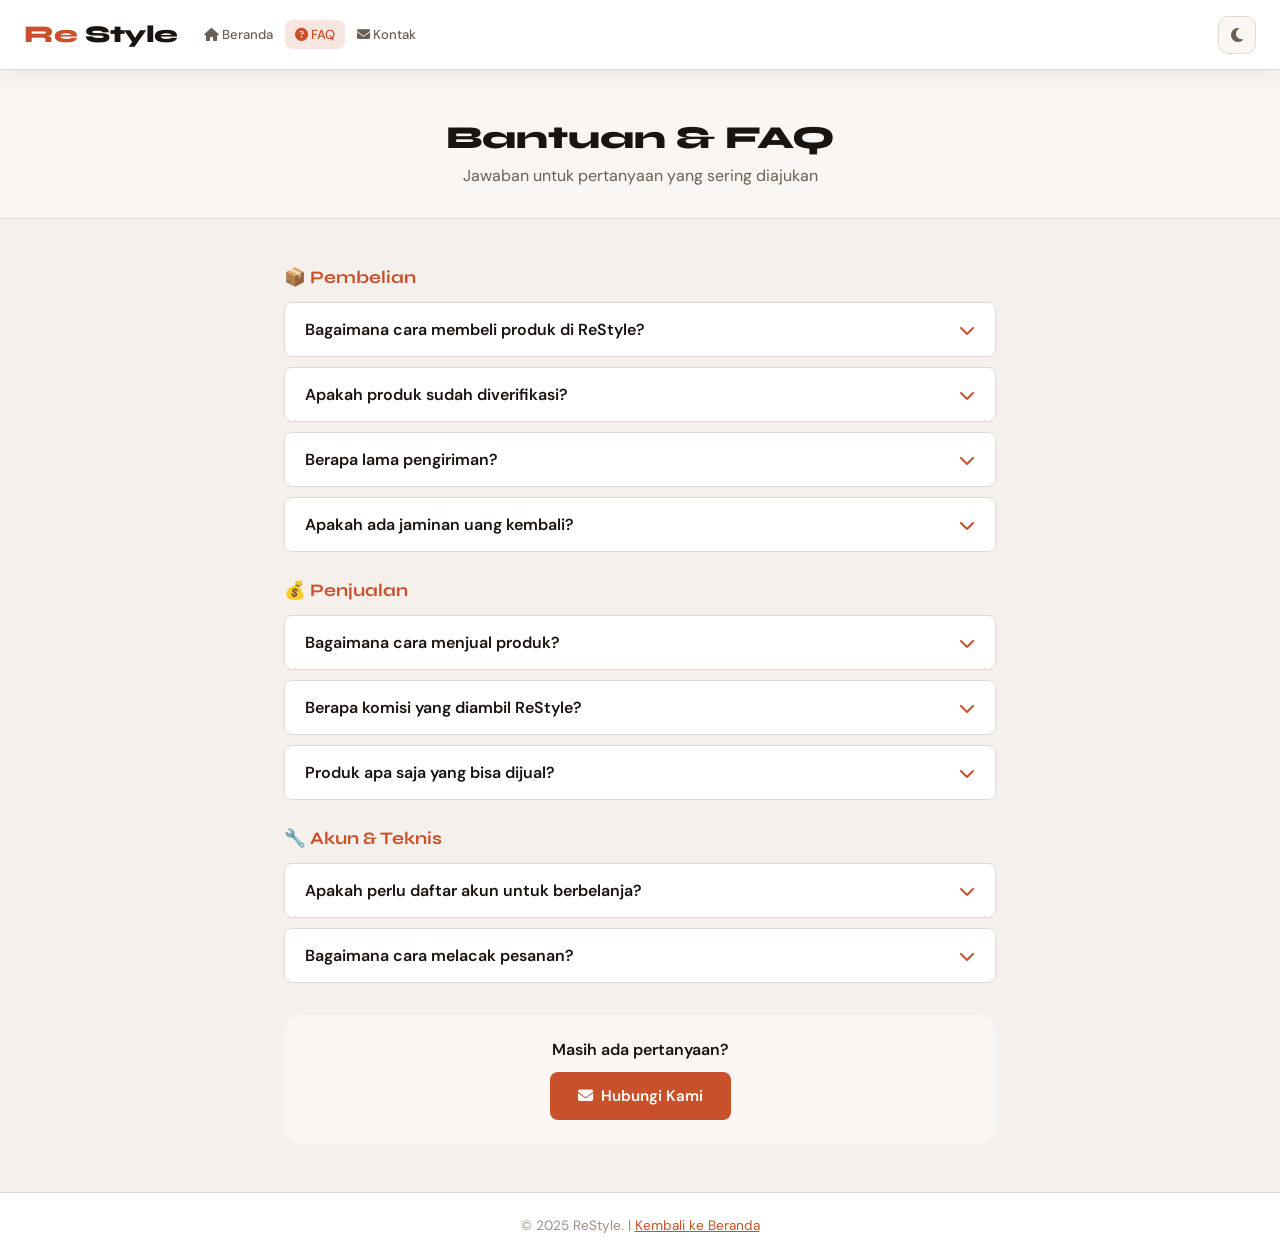
<file: pages/bantuan.html>
<!DOCTYPE html>
<html lang="id" data-theme="light">
<head>
  <meta charset="UTF-8">
  <meta name="viewport" content="width=device-width, initial-scale=1.0">
  <title>Bantuan & FAQ — ReStyle</title>
  <link rel="stylesheet" href="../style.css">
  <link rel="stylesheet" href="https://cdnjs.cloudflare.com/ajax/libs/font-awesome/6.5.0/css/all.min.css">
  <style>
    .faq-item { border:1px solid var(--border); border-radius:var(--radius-sm); margin-bottom:10px; overflow:hidden; }
    .faq-q { padding:16px 20px; font-weight:600; cursor:pointer; display:flex; justify-content:space-between; align-items:center; transition:var(--transition); background:var(--surface); }
    .faq-q:hover { background:var(--surface2); }
    .faq-a { padding:0 20px; max-height:0; overflow:hidden; transition:all 0.35s; color:var(--text2); font-size:0.9rem; line-height:1.7; }
    .faq-item.open .faq-a { max-height:200px; padding:4px 20px 16px; }
    .faq-item.open .faq-icon { transform:rotate(180deg); }
    .faq-icon { transition:transform 0.3s; color:var(--accent); }
  </style>
</head>
<body>
<div id="cursor-glow"></div>
<div id="toast-container"></div>
<nav>
  <div class="nav-inner">
    <a href="../index.html" class="nav-logo">Re<span>Style</span></a>
    <div class="nav-links">
      <a href="../index.html"><i class="fas fa-home"></i> Beranda</a>
      <a href="bantuan.html" class="active"><i class="fas fa-question-circle"></i> FAQ</a>
      <a href="kontak.html"><i class="fas fa-envelope"></i> Kontak</a>
    </div>
    <button class="hamburger" id="hamburger-btn" onclick="toggleMobileMenu()" aria-label="Menu"><span></span><span></span><span></span></button>
    <div class="nav-actions">
      <button class="btn-icon" id="theme-btn" onclick="toggleTheme()"><i class="fas fa-moon"></i></button>
    </div>
  </div>
</nav>
<div class="mobile-menu" id="mobile-menu">
  <a href="../index.html"><i class="fas fa-home"></i> Beranda</a>
  <a href="tentang.html"><i class="fas fa-store"></i> Tentang</a>
  <a href="kontak.html"><i class="fas fa-envelope"></i> Kontak</a>
  <a href="layanan.html"><i class="fas fa-concierge-bell"></i> Layanan</a>
  <a href="bantuan.html"><i class="fas fa-question-circle"></i> FAQ</a>
</div>
<main>
  <div class="page-hero">
    <h1>Bantuan & FAQ</h1>
    <p>Jawaban untuk pertanyaan yang sering diajukan</p>
  </div>
  <div style="max-width:760px;margin:48px auto;padding:0 24px">

    <h3 style="font-family:'Syne',sans-serif;font-size:1.1rem;font-weight:700;margin-bottom:14px;color:var(--accent)">📦 Pembelian</h3>
    <div class="faq-item">
      <div class="faq-q" onclick="toggleFaq(this)">Bagaimana cara membeli produk di ReStyle? <i class="fas fa-chevron-down faq-icon"></i></div>
      <div class="faq-a">Pilih produk yang Anda inginkan, klik "Beli Sekarang" atau tambahkan ke keranjang. Lanjutkan ke checkout, isi data pengiriman, pilih kurir, dan konfirmasi pesanan. Mudah!</div>
    </div>
    <div class="faq-item">
      <div class="faq-q" onclick="toggleFaq(this)">Apakah produk sudah diverifikasi? <i class="fas fa-chevron-down faq-icon"></i></div>
      <div class="faq-a">Ya! Semua produk di ReStyle melewati proses verifikasi tim kami. Kami memeriksa kondisi, keaslian, dan memastikan deskripsi produk akurat sebelum ditampilkan.</div>
    </div>
    <div class="faq-item">
      <div class="faq-q" onclick="toggleFaq(this)">Berapa lama pengiriman? <i class="fas fa-chevron-down faq-icon"></i></div>
      <div class="faq-a">Tergantung kurir yang dipilih: JNE Reguler 2-3 hari, J&T Express 1-2 hari, SiCepat REG 2-3 hari, POS Indonesia 3-5 hari. Estimasi dari tanggal pengiriman oleh toko.</div>
    </div>
    <div class="faq-item">
      <div class="faq-q" onclick="toggleFaq(this)">Apakah ada jaminan uang kembali? <i class="fas fa-chevron-down faq-icon"></i></div>
      <div class="faq-a">Ya! Jika produk tidak sesuai deskripsi atau rusak saat diterima, Anda bisa mengajukan klaim dalam 2x24 jam setelah barang diterima. Kami akan memproses refund atau penukaran.</div>
    </div>

    <h3 style="font-family:'Syne',sans-serif;font-size:1.1rem;font-weight:700;margin:28px 0 14px;color:var(--accent)">💰 Penjualan</h3>
    <div class="faq-item">
      <div class="faq-q" onclick="toggleFaq(this)">Bagaimana cara menjual produk? <i class="fas fa-chevron-down faq-icon"></i></div>
      <div class="faq-a">Klik menu "Jual", isi formulir dengan detail produk Anda (foto, deskripsi, harga yang diinginkan). Tim kami akan menghubungi Anda dalam 1x24 jam untuk proses selanjutnya.</div>
    </div>
    <div class="faq-item">
      <div class="faq-q" onclick="toggleFaq(this)">Berapa komisi yang diambil ReStyle? <i class="fas fa-chevron-down faq-icon"></i></div>
      <div class="faq-a">ReStyle mengambil komisi 15% dari harga jual untuk menutup biaya operasional, verifikasi, dan marketing. Anda menerima 85% dari harga jual bersih.</div>
    </div>
    <div class="faq-item">
      <div class="faq-q" onclick="toggleFaq(this)">Produk apa saja yang bisa dijual? <i class="fas fa-chevron-down faq-icon"></i></div>
      <div class="faq-a">Semua kategori fashion: pakaian wanita, pria, anak-anak, sepatu, tas, dan aksesoris. Kondisi minimal "Baik" (tidak ada kerusakan signifikan) dan sudah dicuci bersih.</div>
    </div>

    <h3 style="font-family:'Syne',sans-serif;font-size:1.1rem;font-weight:700;margin:28px 0 14px;color:var(--accent)">🔧 Akun & Teknis</h3>
    <div class="faq-item">
      <div class="faq-q" onclick="toggleFaq(this)">Apakah perlu daftar akun untuk berbelanja? <i class="fas fa-chevron-down faq-icon"></i></div>
      <div class="faq-a">Anda bisa browsing tanpa akun. Namun untuk checkout, Anda perlu login dengan Google untuk keamanan data dan kemudahan melacak pesanan.</div>
    </div>
    <div class="faq-item">
      <div class="faq-q" onclick="toggleFaq(this)">Bagaimana cara melacak pesanan? <i class="fas fa-chevron-down faq-icon"></i></div>
      <div class="faq-a">Klik menu "Lacak Pesanan" dan masukkan nomor pesanan (format RST-XXXXX) beserta email atau nomor HP yang digunakan saat checkout.</div>
    </div>

    <div style="background:var(--surface2);border-radius:var(--radius);padding:24px;margin-top:32px;text-align:center">
      <p style="margin-bottom:12px;font-weight:600">Masih ada pertanyaan?</p>
      <a href="kontak.html" class="btn-primary" style="text-decoration:none;display:inline-flex;align-items:center;gap:8px">
        <i class="fas fa-envelope"></i> Hubungi Kami
      </a>
    </div>
  </div>
</main>
<footer style="background:var(--surface);border-top:1px solid var(--border);padding:24px;text-align:center;color:var(--text3);font-size:0.85rem">
  © 2025 ReStyle. | <a href="../index.html" style="color:var(--accent)">Kembali ke Beranda</a>
</footer>
<script src="../products.js"></script>
<script src="../script.js"></script>
<script>
function toggleFaq(el) {
  const item = el.closest('.faq-item');
  const isOpen = item.classList.contains('open');
  document.querySelectorAll('.faq-item.open').forEach(i => i.classList.remove('open'));
  if (!isOpen) item.classList.add('open');
}
</script>

<script>
function toggleMobileMenu() {
  const menu = document.getElementById('mobile-menu');
  if (!menu) return;
  menu.classList.toggle('open');
  document.body.style.overflow = menu.classList.contains('open') ? 'hidden' : '';
}
document.addEventListener('DOMContentLoaded', function() {
  document.querySelectorAll('.mobile-menu a').forEach(a => {
    a.addEventListener('click', () => {
      document.getElementById('mobile-menu')?.classList.remove('open');
      document.body.style.overflow = '';
    });
  });
});
</script>
</body>
</html>
</file>
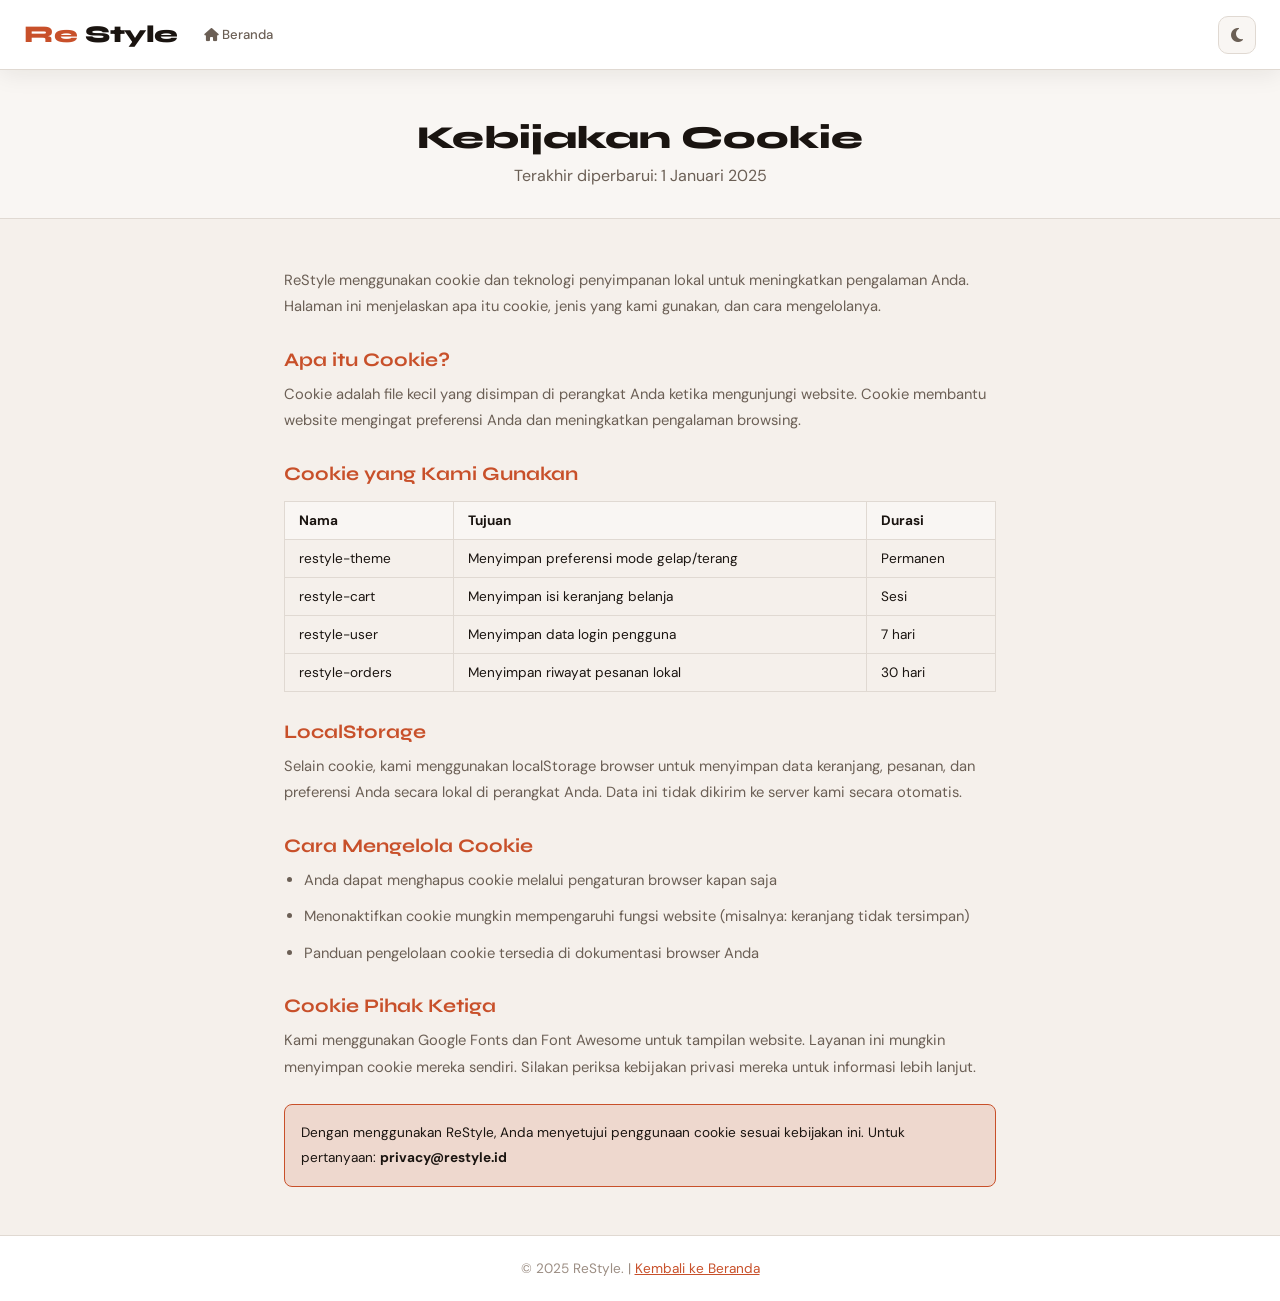
<file: pages/cookie.html>
<!DOCTYPE html>
<html lang="id" data-theme="light">
<head>
  <meta charset="UTF-8">
  <meta name="viewport" content="width=device-width, initial-scale=1.0">
  <title>Kebijakan Cookie — ReStyle</title>
  <link rel="stylesheet" href="../style.css">
  <link rel="stylesheet" href="https://cdnjs.cloudflare.com/ajax/libs/font-awesome/6.5.0/css/all.min.css">
  <style>
    .prose h2 { font-family:'Syne',sans-serif; font-size:1.2rem; font-weight:700; margin:28px 0 10px; color:var(--accent); }
    .prose p, .prose li { color:var(--text2); font-size:0.92rem; line-height:1.8; margin-bottom:10px; }
    .prose ul { padding-left:20px; }
    table { width:100%; border-collapse:collapse; margin:16px 0; }
    th, td { border:1px solid var(--border); padding:10px 14px; font-size:0.85rem; text-align:left; }
    th { background:var(--surface2); font-weight:700; }
  </style>
</head>
<body>
<div id="cursor-glow"></div>
<nav>
  <div class="nav-inner">
    <a href="../index.html" class="nav-logo">Re<span>Style</span></a>
    <div class="nav-links"><a href="../index.html"><i class="fas fa-home"></i> Beranda</a></div>
    <div class="nav-actions"><button class="btn-icon" id="theme-btn" onclick="toggleTheme()"><i class="fas fa-moon"></i></button></div>
  </div>
</nav>
<main>
  <div class="page-hero"><h1>Kebijakan Cookie</h1><p>Terakhir diperbarui: 1 Januari 2025</p></div>
  <div style="max-width:760px;margin:48px auto;padding:0 24px" class="prose">
    <p>ReStyle menggunakan cookie dan teknologi penyimpanan lokal untuk meningkatkan pengalaman Anda. Halaman ini menjelaskan apa itu cookie, jenis yang kami gunakan, dan cara mengelolanya.</p>

    <h2>Apa itu Cookie?</h2>
    <p>Cookie adalah file kecil yang disimpan di perangkat Anda ketika mengunjungi website. Cookie membantu website mengingat preferensi Anda dan meningkatkan pengalaman browsing.</p>

    <h2>Cookie yang Kami Gunakan</h2>
    <table>
      <tr><th>Nama</th><th>Tujuan</th><th>Durasi</th></tr>
      <tr><td>restyle-theme</td><td>Menyimpan preferensi mode gelap/terang</td><td>Permanen</td></tr>
      <tr><td>restyle-cart</td><td>Menyimpan isi keranjang belanja</td><td>Sesi</td></tr>
      <tr><td>restyle-user</td><td>Menyimpan data login pengguna</td><td>7 hari</td></tr>
      <tr><td>restyle-orders</td><td>Menyimpan riwayat pesanan lokal</td><td>30 hari</td></tr>
    </table>

    <h2>LocalStorage</h2>
    <p>Selain cookie, kami menggunakan localStorage browser untuk menyimpan data keranjang, pesanan, dan preferensi Anda secara lokal di perangkat Anda. Data ini tidak dikirim ke server kami secara otomatis.</p>

    <h2>Cara Mengelola Cookie</h2>
    <ul>
      <li>Anda dapat menghapus cookie melalui pengaturan browser kapan saja</li>
      <li>Menonaktifkan cookie mungkin mempengaruhi fungsi website (misalnya: keranjang tidak tersimpan)</li>
      <li>Panduan pengelolaan cookie tersedia di dokumentasi browser Anda</li>
    </ul>

    <h2>Cookie Pihak Ketiga</h2>
    <p>Kami menggunakan Google Fonts dan Font Awesome untuk tampilan website. Layanan ini mungkin menyimpan cookie mereka sendiri. Silakan periksa kebijakan privasi mereka untuk informasi lebih lanjut.</p>

    <div style="background:var(--accent-glow);border:1px solid var(--accent);border-radius:var(--radius-sm);padding:16px;margin-top:24px">
      <p style="margin:0;font-size:0.85rem;color:var(--text)">Dengan menggunakan ReStyle, Anda menyetujui penggunaan cookie sesuai kebijakan ini. Untuk pertanyaan: <strong>privacy@restyle.id</strong></p>
    </div>
  </div>
</main>
<footer style="background:var(--surface);border-top:1px solid var(--border);padding:24px;text-align:center;color:var(--text3);font-size:0.85rem">
  © 2025 ReStyle. | <a href="../index.html" style="color:var(--accent)">Kembali ke Beranda</a>
</footer>
<script src="../products.js"></script>
<script src="../script.js"></script>
</body>
</html>
</file>
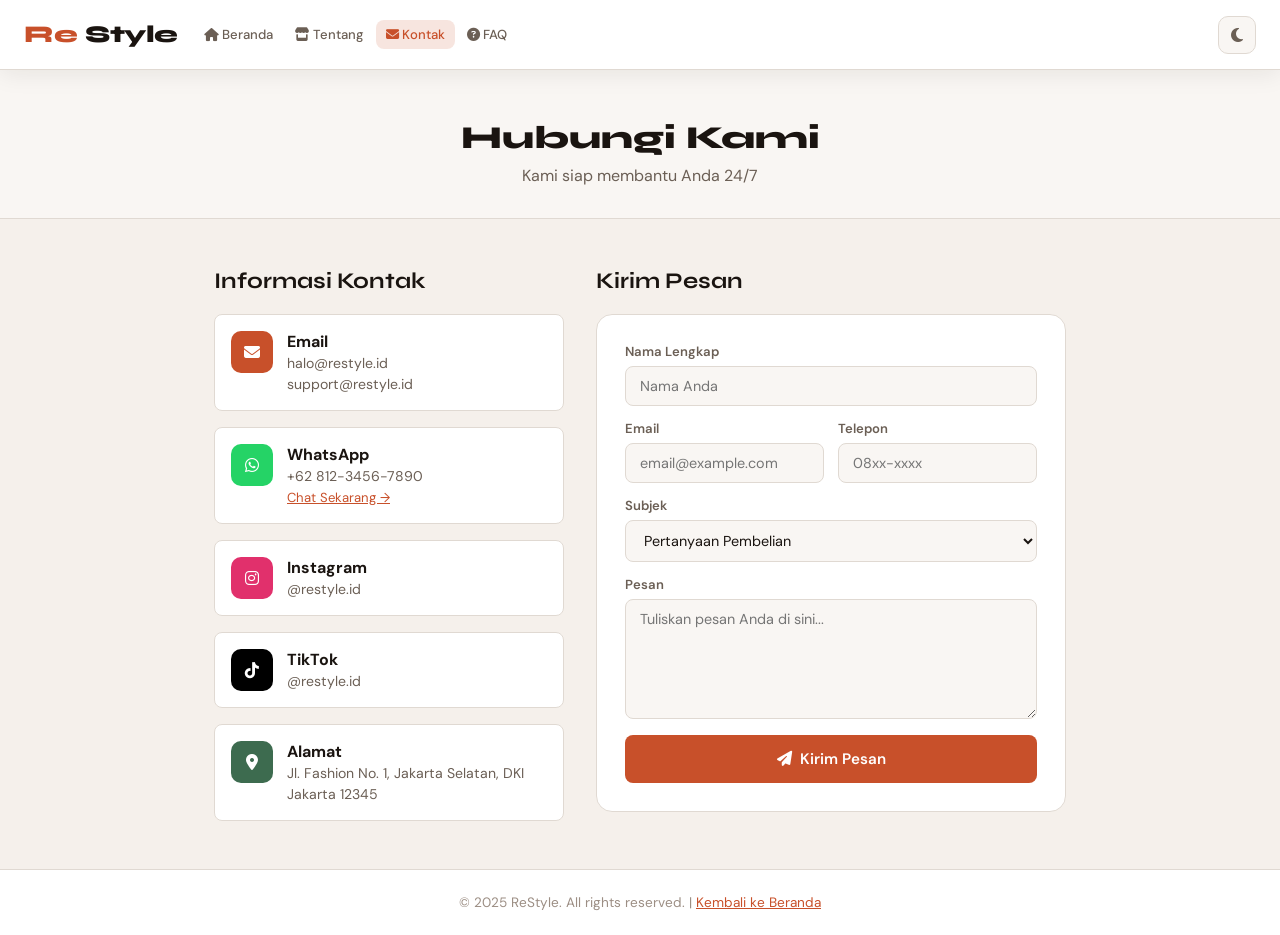
<file: pages/kontak.html>
<!DOCTYPE html>
<html lang="id" data-theme="light">
<head>
  <meta charset="UTF-8">
  <meta name="viewport" content="width=device-width, initial-scale=1.0">
  <title>Kontak — ReStyle</title>
  <link rel="stylesheet" href="../style.css">
  <link rel="stylesheet" href="https://cdnjs.cloudflare.com/ajax/libs/font-awesome/6.5.0/css/all.min.css">
</head>
<body>
<div id="cursor-glow"></div>
<div id="toast-container"></div>
<nav>
  <div class="nav-inner">
    <a href="../index.html" class="nav-logo">Re<span>Style</span></a>
    <div class="nav-links">
      <a href="../index.html"><i class="fas fa-home"></i> Beranda</a>
      <a href="tentang.html"><i class="fas fa-store"></i> Tentang</a>
      <a href="kontak.html" class="active"><i class="fas fa-envelope"></i> Kontak</a>
      <a href="bantuan.html"><i class="fas fa-question-circle"></i> FAQ</a>
    </div>
    <button class="hamburger" id="hamburger-btn" onclick="toggleMobileMenu()" aria-label="Menu"><span></span><span></span><span></span></button>
    <div class="nav-actions">
      <button class="btn-icon" id="theme-btn" onclick="toggleTheme()"><i class="fas fa-moon"></i></button>
    </div>
  </div>
</nav>
<div class="mobile-menu" id="mobile-menu">
  <a href="../index.html"><i class="fas fa-home"></i> Beranda</a>
  <a href="tentang.html"><i class="fas fa-store"></i> Tentang</a>
  <a href="kontak.html"><i class="fas fa-envelope"></i> Kontak</a>
  <a href="layanan.html"><i class="fas fa-concierge-bell"></i> Layanan</a>
  <a href="bantuan.html"><i class="fas fa-question-circle"></i> FAQ</a>
</div>
<main>
  <div class="page-hero">
    <h1>Hubungi Kami</h1>
    <p>Kami siap membantu Anda 24/7</p>
  </div>
  <div style="max-width:900px;margin:48px auto;padding:0 24px">
    <div class="kontak-main-grid">
      <div>
        <h2 style="font-family:'Syne',sans-serif;font-size:1.4rem;font-weight:700;margin-bottom:20px">Informasi Kontak</h2>
        <div style="display:flex;flex-direction:column;gap:16px">
          <div style="display:flex;gap:14px;align-items:flex-start;padding:16px;background:var(--surface);border:1px solid var(--border);border-radius:var(--radius-sm)">
            <div style="width:42px;height:42px;background:var(--accent);color:white;border-radius:10px;display:flex;align-items:center;justify-content:center;flex-shrink:0"><i class="fas fa-envelope"></i></div>
            <div><strong style="display:block">Email</strong><span style="color:var(--text2);font-size:0.88rem">halo@restyle.id</span><br><span style="color:var(--text2);font-size:0.88rem">support@restyle.id</span></div>
          </div>
          <div style="display:flex;gap:14px;align-items:flex-start;padding:16px;background:var(--surface);border:1px solid var(--border);border-radius:var(--radius-sm)">
            <div style="width:42px;height:42px;background:#25D366;color:white;border-radius:10px;display:flex;align-items:center;justify-content:center;flex-shrink:0"><i class="fab fa-whatsapp"></i></div>
            <div><strong style="display:block">WhatsApp</strong><span style="color:var(--text2);font-size:0.88rem">+62 812-3456-7890</span><br><a href="https://wa.me/6281234567890" target="_blank" style="color:var(--accent);font-size:0.82rem">Chat Sekarang →</a></div>
          </div>
          <div style="display:flex;gap:14px;align-items:flex-start;padding:16px;background:var(--surface);border:1px solid var(--border);border-radius:var(--radius-sm)">
            <div style="width:42px;height:42px;background:#E1306C;color:white;border-radius:10px;display:flex;align-items:center;justify-content:center;flex-shrink:0"><i class="fab fa-instagram"></i></div>
            <div><strong style="display:block">Instagram</strong><span style="color:var(--text2);font-size:0.88rem">@restyle.id</span></div>
          </div>
          <div style="display:flex;gap:14px;align-items:flex-start;padding:16px;background:var(--surface);border:1px solid var(--border);border-radius:var(--radius-sm)">
            <div style="width:42px;height:42px;background:#000;color:white;border-radius:10px;display:flex;align-items:center;justify-content:center;flex-shrink:0"><i class="fab fa-tiktok"></i></div>
            <div><strong style="display:block">TikTok</strong><span style="color:var(--text2);font-size:0.88rem">@restyle.id</span></div>
          </div>
          <div style="display:flex;gap:14px;align-items:flex-start;padding:16px;background:var(--surface);border:1px solid var(--border);border-radius:var(--radius-sm)">
            <div style="width:42px;height:42px;background:var(--accent3);color:white;border-radius:10px;display:flex;align-items:center;justify-content:center;flex-shrink:0"><i class="fas fa-map-marker-alt"></i></div>
            <div><strong style="display:block">Alamat</strong><span style="color:var(--text2);font-size:0.88rem">Jl. Fashion No. 1, Jakarta Selatan, DKI Jakarta 12345</span></div>
          </div>
        </div>
      </div>
      <div>
        <h2 style="font-family:'Syne',sans-serif;font-size:1.4rem;font-weight:700;margin-bottom:20px">Kirim Pesan</h2>
        <div class="sell-form">
          <div class="form-grid" style="gap:14px">
            <div class="form-group full">
              <label>Nama Lengkap</label>
              <input type="text" id="k-nama" placeholder="Nama Anda">
            </div>
            <div class="form-group">
              <label>Email</label>
              <input type="email" id="k-email" placeholder="email@example.com">
            </div>
            <div class="form-group">
              <label>Telepon</label>
              <input type="tel" id="k-phone" placeholder="08xx-xxxx">
            </div>
            <div class="form-group full">
              <label>Subjek</label>
              <select id="k-subjek">
                <option>Pertanyaan Pembelian</option>
                <option>Pertanyaan Penjualan</option>
                <option>Keluhan</option>
                <option>Kerja Sama</option>
                <option>Lainnya</option>
              </select>
            </div>
            <div class="form-group full">
              <label>Pesan</label>
              <textarea id="k-pesan" placeholder="Tuliskan pesan Anda di sini..." style="min-height:120px"></textarea>
            </div>
          </div>
          <button class="btn-primary" style="width:100%;justify-content:center;margin-top:16px" onclick="sendMessage()">
            <i class="fas fa-paper-plane"></i> Kirim Pesan
          </button>
        </div>
      </div>
    </div>
  </div>
</main>
<footer style="background:var(--surface);border-top:1px solid var(--border);padding:24px;text-align:center;color:var(--text3);font-size:0.85rem">
  © 2025 ReStyle. All rights reserved. | <a href="../index.html" style="color:var(--accent)">Kembali ke Beranda</a>
</footer>
<script src="../products.js"></script>
<script src="../script.js"></script>
<script>
function sendMessage() {
  const nama = document.getElementById('k-nama').value;
  const pesan = document.getElementById('k-pesan').value;
  if (!nama || !pesan) { showToast('❌ Lengkapi nama dan pesan!', 'info'); return; }
  showToast('✅ Pesan berhasil dikirim! Kami akan membalas segera.', 'success');
  ['k-nama','k-email','k-phone','k-pesan'].forEach(id => { document.getElementById(id).value = ''; });
}
</script>

<script>
function toggleMobileMenu() {
  const menu = document.getElementById('mobile-menu');
  if (!menu) return;
  menu.classList.toggle('open');
  document.body.style.overflow = menu.classList.contains('open') ? 'hidden' : '';
}
document.addEventListener('DOMContentLoaded', function() {
  document.querySelectorAll('.mobile-menu a').forEach(a => {
    a.addEventListener('click', () => {
      document.getElementById('mobile-menu')?.classList.remove('open');
      document.body.style.overflow = '';
    });
  });
});
</script>
</body>
</html>
</file>
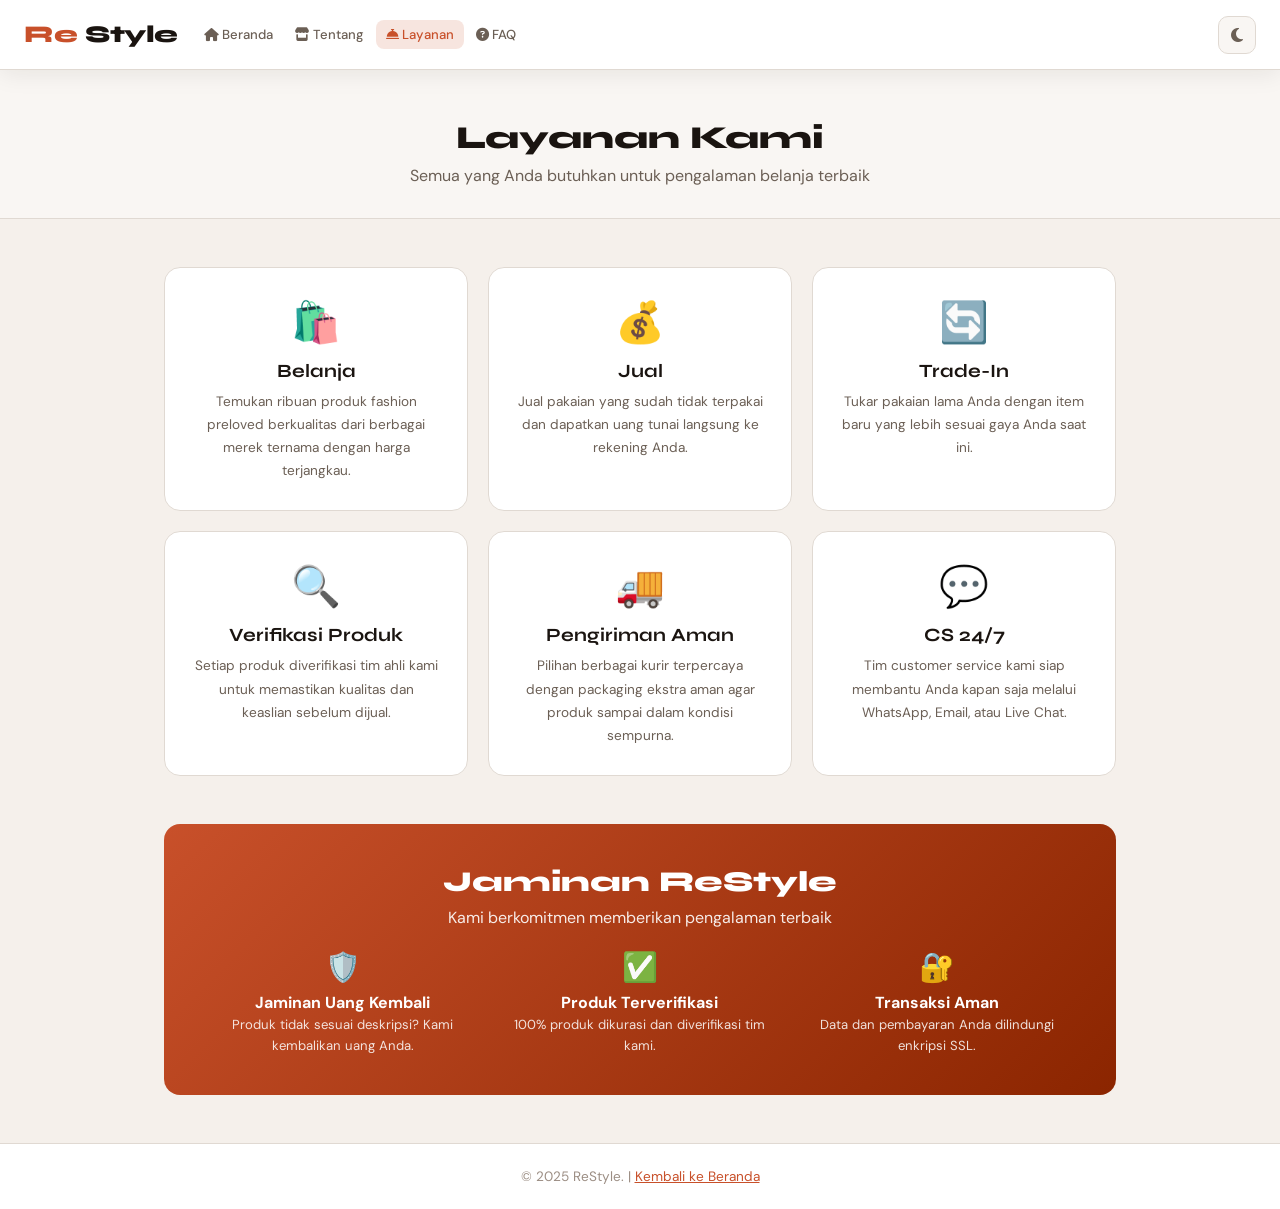
<file: pages/layanan.html>
<!DOCTYPE html>
<html lang="id" data-theme="light">
<head>
  <meta charset="UTF-8">
  <meta name="viewport" content="width=device-width, initial-scale=1.0">
  <title>Layanan — ReStyle</title>
  <link rel="stylesheet" href="../style.css">
  <link rel="stylesheet" href="https://cdnjs.cloudflare.com/ajax/libs/font-awesome/6.5.0/css/all.min.css">
</head>
<body>
<div id="cursor-glow"></div>
<div id="toast-container"></div>
<nav>
  <div class="nav-inner">
    <a href="../index.html" class="nav-logo">Re<span>Style</span></a>
    <div class="nav-links">
      <a href="../index.html"><i class="fas fa-home"></i> Beranda</a>
      <a href="tentang.html"><i class="fas fa-store"></i> Tentang</a>
      <a href="layanan.html" class="active"><i class="fas fa-concierge-bell"></i> Layanan</a>
      <a href="bantuan.html"><i class="fas fa-question-circle"></i> FAQ</a>
    </div>
    <button class="hamburger" id="hamburger-btn" onclick="toggleMobileMenu()" aria-label="Menu"><span></span><span></span><span></span></button>
    <div class="nav-actions">
      <button class="btn-icon" id="theme-btn" onclick="toggleTheme()"><i class="fas fa-moon"></i></button>
    </div>
  </div>
</nav>
<div class="mobile-menu" id="mobile-menu">
  <a href="../index.html"><i class="fas fa-home"></i> Beranda</a>
  <a href="tentang.html"><i class="fas fa-store"></i> Tentang</a>
  <a href="kontak.html"><i class="fas fa-envelope"></i> Kontak</a>
  <a href="layanan.html"><i class="fas fa-concierge-bell"></i> Layanan</a>
  <a href="bantuan.html"><i class="fas fa-question-circle"></i> FAQ</a>
</div>
<main>
  <div class="page-hero">
    <h1>Layanan Kami</h1>
    <p>Semua yang Anda butuhkan untuk pengalaman belanja terbaik</p>
  </div>
  <div style="max-width:1000px;margin:48px auto;padding:0 24px">
    <div class="layanan-services-grid">
      <div style="background:var(--surface);border:1px solid var(--border);border-radius:var(--radius);padding:28px;text-align:center">
        <div style="font-size:2.5rem;margin-bottom:12px">🛍️</div>
        <h3 style="font-family:'Syne',sans-serif;margin-bottom:8px">Belanja</h3>
        <p style="color:var(--text2);font-size:0.85rem;line-height:1.7">Temukan ribuan produk fashion preloved berkualitas dari berbagai merek ternama dengan harga terjangkau.</p>
      </div>
      <div style="background:var(--surface);border:1px solid var(--border);border-radius:var(--radius);padding:28px;text-align:center">
        <div style="font-size:2.5rem;margin-bottom:12px">💰</div>
        <h3 style="font-family:'Syne',sans-serif;margin-bottom:8px">Jual</h3>
        <p style="color:var(--text2);font-size:0.85rem;line-height:1.7">Jual pakaian yang sudah tidak terpakai dan dapatkan uang tunai langsung ke rekening Anda.</p>
      </div>
      <div style="background:var(--surface);border:1px solid var(--border);border-radius:var(--radius);padding:28px;text-align:center">
        <div style="font-size:2.5rem;margin-bottom:12px">🔄</div>
        <h3 style="font-family:'Syne',sans-serif;margin-bottom:8px">Trade-In</h3>
        <p style="color:var(--text2);font-size:0.85rem;line-height:1.7">Tukar pakaian lama Anda dengan item baru yang lebih sesuai gaya Anda saat ini.</p>
      </div>
      <div style="background:var(--surface);border:1px solid var(--border);border-radius:var(--radius);padding:28px;text-align:center">
        <div style="font-size:2.5rem;margin-bottom:12px">🔍</div>
        <h3 style="font-family:'Syne',sans-serif;margin-bottom:8px">Verifikasi Produk</h3>
        <p style="color:var(--text2);font-size:0.85rem;line-height:1.7">Setiap produk diverifikasi tim ahli kami untuk memastikan kualitas dan keaslian sebelum dijual.</p>
      </div>
      <div style="background:var(--surface);border:1px solid var(--border);border-radius:var(--radius);padding:28px;text-align:center">
        <div style="font-size:2.5rem;margin-bottom:12px">🚚</div>
        <h3 style="font-family:'Syne',sans-serif;margin-bottom:8px">Pengiriman Aman</h3>
        <p style="color:var(--text2);font-size:0.85rem;line-height:1.7">Pilihan berbagai kurir terpercaya dengan packaging ekstra aman agar produk sampai dalam kondisi sempurna.</p>
      </div>
      <div style="background:var(--surface);border:1px solid var(--border);border-radius:var(--radius);padding:28px;text-align:center">
        <div style="font-size:2.5rem;margin-bottom:12px">💬</div>
        <h3 style="font-family:'Syne',sans-serif;margin-bottom:8px">CS 24/7</h3>
        <p style="color:var(--text2);font-size:0.85rem;line-height:1.7">Tim customer service kami siap membantu Anda kapan saja melalui WhatsApp, Email, atau Live Chat.</p>
      </div>
    </div>

    <div style="background:linear-gradient(135deg,var(--accent) 0%,#8B2500 100%);border-radius:var(--radius);padding:40px;text-align:center;color:white;margin-bottom:48px">
      <h2 style="font-family:'Syne',sans-serif;font-size:1.8rem;font-weight:800;margin-bottom:8px">Jaminan ReStyle</h2>
      <p style="opacity:0.9;margin-bottom:20px">Kami berkomitmen memberikan pengalaman terbaik</p>
      <div class="layanan-guarantee-grid">
        <div><div style="font-size:1.8rem;margin-bottom:6px">🛡️</div><strong style="display:block">Jaminan Uang Kembali</strong><span style="font-size:0.82rem;opacity:0.85">Produk tidak sesuai deskripsi? Kami kembalikan uang Anda.</span></div>
        <div><div style="font-size:1.8rem;margin-bottom:6px">✅</div><strong style="display:block">Produk Terverifikasi</strong><span style="font-size:0.82rem;opacity:0.85">100% produk dikurasi dan diverifikasi tim kami.</span></div>
        <div><div style="font-size:1.8rem;margin-bottom:6px">🔐</div><strong style="display:block">Transaksi Aman</strong><span style="font-size:0.82rem;opacity:0.85">Data dan pembayaran Anda dilindungi enkripsi SSL.</span></div>
      </div>
    </div>
  </div>
</main>
<footer style="background:var(--surface);border-top:1px solid var(--border);padding:24px;text-align:center;color:var(--text3);font-size:0.85rem">
  © 2025 ReStyle. | <a href="../index.html" style="color:var(--accent)">Kembali ke Beranda</a>
</footer>
<script src="../products.js"></script>
<script src="../script.js"></script>

<script>
function toggleMobileMenu() {
  const menu = document.getElementById('mobile-menu');
  if (!menu) return;
  menu.classList.toggle('open');
  document.body.style.overflow = menu.classList.contains('open') ? 'hidden' : '';
}
document.addEventListener('DOMContentLoaded', function() {
  document.querySelectorAll('.mobile-menu a').forEach(a => {
    a.addEventListener('click', () => {
      document.getElementById('mobile-menu')?.classList.remove('open');
      document.body.style.overflow = '';
    });
  });
});
</script>
</body>
</html>
</file>
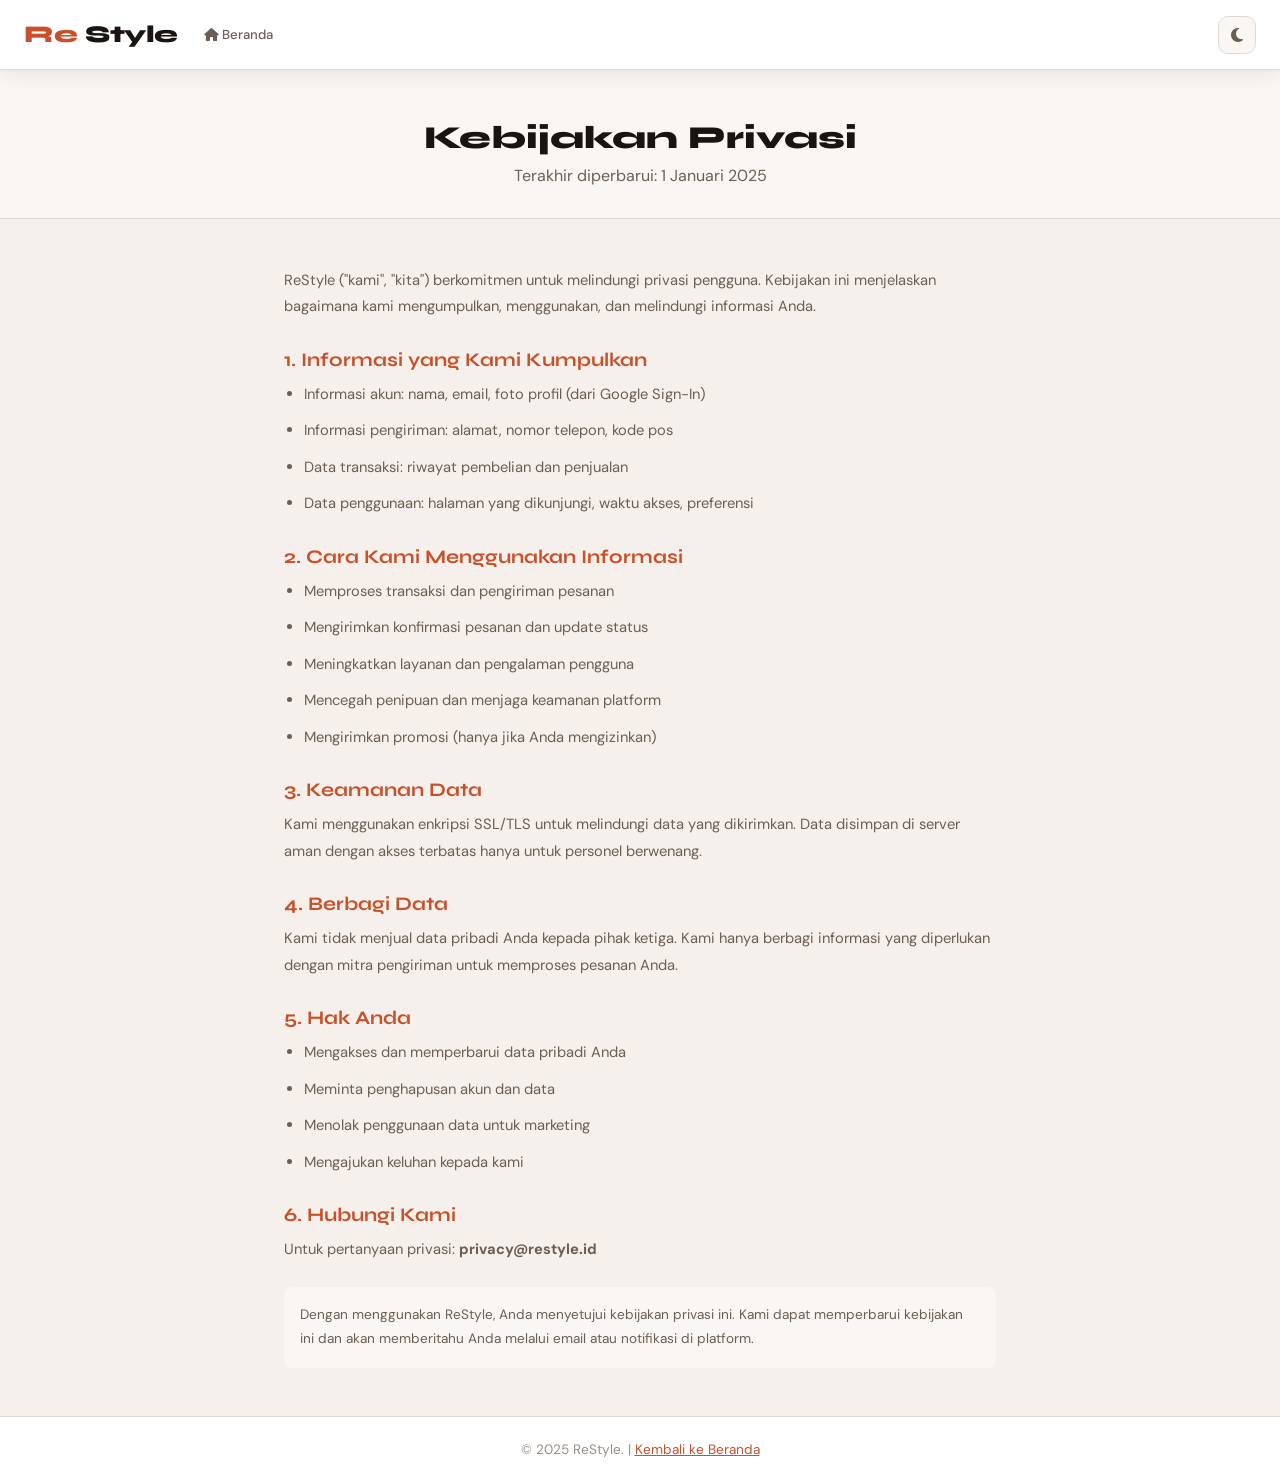
<file: pages/privasi.html>
<!DOCTYPE html>
<html lang="id" data-theme="light">
<head>
  <meta charset="UTF-8">
  <meta name="viewport" content="width=device-width, initial-scale=1.0">
  <title>Kebijakan Privasi — ReStyle</title>
  <link rel="stylesheet" href="../style.css">
  <link rel="stylesheet" href="https://cdnjs.cloudflare.com/ajax/libs/font-awesome/6.5.0/css/all.min.css">
  <style>
    .prose h2 { font-family:'Syne',sans-serif; font-size:1.2rem; font-weight:700; margin:28px 0 10px; color:var(--accent); }
    .prose p, .prose li { color:var(--text2); font-size:0.92rem; line-height:1.8; margin-bottom:10px; }
    .prose ul { padding-left:20px; }
  </style>
</head>
<body>
<div id="cursor-glow"></div>
<nav>
  <div class="nav-inner">
    <a href="../index.html" class="nav-logo">Re<span>Style</span></a>
    <div class="nav-links"><a href="../index.html"><i class="fas fa-home"></i> Beranda</a></div>
    <div class="nav-actions"><button class="btn-icon" id="theme-btn" onclick="toggleTheme()"><i class="fas fa-moon"></i></button></div>
  </div>
</nav>
<main>
  <div class="page-hero"><h1>Kebijakan Privasi</h1><p>Terakhir diperbarui: 1 Januari 2025</p></div>
  <div style="max-width:760px;margin:48px auto;padding:0 24px" class="prose">
    <p>ReStyle ("kami", "kita") berkomitmen untuk melindungi privasi pengguna. Kebijakan ini menjelaskan bagaimana kami mengumpulkan, menggunakan, dan melindungi informasi Anda.</p>

    <h2>1. Informasi yang Kami Kumpulkan</h2>
    <ul>
      <li>Informasi akun: nama, email, foto profil (dari Google Sign-In)</li>
      <li>Informasi pengiriman: alamat, nomor telepon, kode pos</li>
      <li>Data transaksi: riwayat pembelian dan penjualan</li>
      <li>Data penggunaan: halaman yang dikunjungi, waktu akses, preferensi</li>
    </ul>

    <h2>2. Cara Kami Menggunakan Informasi</h2>
    <ul>
      <li>Memproses transaksi dan pengiriman pesanan</li>
      <li>Mengirimkan konfirmasi pesanan dan update status</li>
      <li>Meningkatkan layanan dan pengalaman pengguna</li>
      <li>Mencegah penipuan dan menjaga keamanan platform</li>
      <li>Mengirimkan promosi (hanya jika Anda mengizinkan)</li>
    </ul>

    <h2>3. Keamanan Data</h2>
    <p>Kami menggunakan enkripsi SSL/TLS untuk melindungi data yang dikirimkan. Data disimpan di server aman dengan akses terbatas hanya untuk personel berwenang.</p>

    <h2>4. Berbagi Data</h2>
    <p>Kami tidak menjual data pribadi Anda kepada pihak ketiga. Kami hanya berbagi informasi yang diperlukan dengan mitra pengiriman untuk memproses pesanan Anda.</p>

    <h2>5. Hak Anda</h2>
    <ul>
      <li>Mengakses dan memperbarui data pribadi Anda</li>
      <li>Meminta penghapusan akun dan data</li>
      <li>Menolak penggunaan data untuk marketing</li>
      <li>Mengajukan keluhan kepada kami</li>
    </ul>

    <h2>6. Hubungi Kami</h2>
    <p>Untuk pertanyaan privasi: <strong>privacy@restyle.id</strong></p>

    <div style="background:var(--surface2);border-radius:var(--radius-sm);padding:16px;margin-top:24px">
      <p style="margin:0;font-size:0.85rem">Dengan menggunakan ReStyle, Anda menyetujui kebijakan privasi ini. Kami dapat memperbarui kebijakan ini dan akan memberitahu Anda melalui email atau notifikasi di platform.</p>
    </div>
  </div>
</main>
<footer style="background:var(--surface);border-top:1px solid var(--border);padding:24px;text-align:center;color:var(--text3);font-size:0.85rem">
  © 2025 ReStyle. | <a href="../index.html" style="color:var(--accent)">Kembali ke Beranda</a>
</footer>
<script src="../products.js"></script>
<script src="../script.js"></script>
</body>
</html>
</file>
<file: style.css>
@import url('https://fonts.googleapis.com/css2?family=Syne:wght@400;600;700;800&family=DM+Sans:ital,wght@0,300;0,400;0,500;0,600;1,300&display=swap');

:root {
  --bg: #f5f0eb;
  --bg2: #ede8e2;
  --surface: #ffffff;
  --surface2: #f9f6f3;
  --border: #e0d9d2;
  --text: #1a1410;
  --text2: #6b5f55;
  --text3: #9c8e84;
  --accent: #c8502a;
  --accent2: #e8a87c;
  --accent3: #3d6b4f;
  --accent-glow: rgba(200, 80, 42, 0.15);
  --gold: #c9a84c;
  --shadow: 0 4px 24px rgba(26,20,16,0.08);
  --shadow-lg: 0 12px 48px rgba(26,20,16,0.14);
  --radius: 16px;
  --radius-sm: 8px;
  --nav-h: 70px;
  --transition: all 0.3s cubic-bezier(0.4, 0, 0.2, 1);
}

[data-theme="dark"] {
  --bg: #0f0c0a;
  --bg2: #1a1410;
  --surface: #221c17;
  --surface2: #2d2520;
  --border: #3d3028;
  --text: #f0ebe5;
  --text2: #c9b9ad;
  --text3: #8a7a6e;
  --accent: #e06840;
  --accent2: #c8835c;
  --accent3: #5a9470;
  --accent-glow: rgba(224, 104, 64, 0.2);
  --gold: #d4b05e;
  --shadow: 0 4px 24px rgba(0,0,0,0.3);
  --shadow-lg: 0 12px 48px rgba(0,0,0,0.45);
}

*, *::before, *::after { box-sizing: border-box; margin: 0; padding: 0; }

html { scroll-behavior: smooth; }

body {
  font-family: 'DM Sans', sans-serif;
  background: var(--bg);
  color: var(--text);
  min-height: 100vh;
  transition: background 0.4s, color 0.4s;
  overflow-x: hidden;
}

/* CURSOR GLOW */
#cursor-glow {
  position: fixed;
  width: 400px;
  height: 400px;
  border-radius: 50%;
  pointer-events: none;
  z-index: 0;
  transform: translate(-50%, -50%);
  background: radial-gradient(circle, var(--accent-glow) 0%, transparent 70%);
  transition: opacity 0.3s;
}

/* SCROLLBAR */
::-webkit-scrollbar { width: 6px; }
::-webkit-scrollbar-track { background: var(--bg2); }
::-webkit-scrollbar-thumb { background: var(--accent); border-radius: 3px; }

/* NAVBAR */
nav {
  position: sticky;
  top: 0;
  z-index: 1000;
  background: var(--surface);
  border-bottom: 1px solid var(--border);
  height: var(--nav-h);
  box-shadow: var(--shadow);
  backdrop-filter: blur(12px);
}

.nav-inner {
  max-width: 1400px;
  margin: 0 auto;
  padding: 0 24px;
  height: 100%;
  display: flex;
  align-items: center;
  gap: 16px;
}

.nav-logo {
  font-family: 'Syne', sans-serif;
  font-weight: 800;
  font-size: 1.5rem;
  color: var(--accent);
  text-decoration: none;
  letter-spacing: -0.5px;
  white-space: nowrap;
  display: flex;
  align-items: center;
  gap: 8px;
}

.nav-logo span { color: var(--text); }

.nav-links {
  display: flex;
  align-items: center;
  gap: 2px;
  flex: 1;
  overflow-x: auto;
  scrollbar-width: none;
}

.nav-links::-webkit-scrollbar { display: none; }

.nav-links a {
  text-decoration: none;
  color: var(--text2);
  font-size: 0.82rem;
  font-weight: 500;
  padding: 6px 10px;
  border-radius: 8px;
  white-space: nowrap;
  transition: var(--transition);
  position: relative;
}

.nav-links a:hover, .nav-links a.active {
  color: var(--accent);
  background: var(--accent-glow);
}

.nav-actions {
  display: flex;
  align-items: center;
  gap: 8px;
  flex-shrink: 0;
}

.btn-icon {
  width: 38px;
  height: 38px;
  border-radius: 10px;
  border: 1px solid var(--border);
  background: var(--surface2);
  color: var(--text2);
  cursor: pointer;
  display: flex;
  align-items: center;
  justify-content: center;
  transition: var(--transition);
  font-size: 1rem;
  position: relative;
}

.btn-icon:hover {
  background: var(--accent);
  color: white;
  border-color: var(--accent);
  transform: translateY(-2px);
  box-shadow: 0 4px 12px var(--accent-glow);
}

.cart-badge {
  position: absolute;
  top: -6px;
  right: -6px;
  background: var(--accent);
  color: white;
  font-size: 0.65rem;
  font-weight: 700;
  width: 18px;
  height: 18px;
  border-radius: 50%;
  display: flex;
  align-items: center;
  justify-content: center;
  border: 2px solid var(--surface);
}

.hamburger {
  display: none;
  flex-direction: column;
  gap: 5px;
  cursor: pointer;
  padding: 4px;
}

.hamburger span {
  width: 22px;
  height: 2px;
  background: var(--text);
  border-radius: 2px;
  transition: var(--transition);
}

/* MOBILE NAV */
.mobile-menu {
  position: fixed;
  top: var(--nav-h);
  left: 0;
  right: 0;
  bottom: 0;
  background: var(--surface);
  z-index: 999;
  padding: 24px;
  display: flex;
  flex-direction: column;
  gap: 8px;
  transform: translateX(-100%);
  transition: transform 0.35s cubic-bezier(0.4, 0, 0.2, 1);
  overflow-y: auto;
}

.mobile-menu.open { transform: translateX(0); }

.mobile-menu a {
  text-decoration: none;
  color: var(--text);
  font-size: 1rem;
  font-weight: 500;
  padding: 14px 16px;
  border-radius: var(--radius-sm);
  border: 1px solid var(--border);
  transition: var(--transition);
  display: flex;
  align-items: center;
  gap: 10px;
}

.mobile-menu a:hover {
  background: var(--accent);
  color: white;
  border-color: var(--accent);
}

/* MAIN CONTENT */
main { position: relative; z-index: 1; }

/* HERO */
.hero {
  max-width: 1400px;
  margin: 0 auto;
  padding: 48px 24px 32px;
  display: grid;
  grid-template-columns: 1fr 1fr;
  gap: 48px;
  align-items: center;
}

.hero-text h1 {
  font-family: 'Syne', sans-serif;
  font-size: clamp(2.2rem, 5vw, 4rem);
  font-weight: 800;
  line-height: 1.1;
  letter-spacing: -1.5px;
  color: var(--text);
  margin-bottom: 16px;
}

.hero-text h1 em {
  font-style: normal;
  color: var(--accent);
  position: relative;
}

.hero-text p {
  color: var(--text2);
  font-size: 1.05rem;
  line-height: 1.7;
  margin-bottom: 28px;
  max-width: 480px;
}

.hero-actions {
  display: flex;
  gap: 12px;
  flex-wrap: wrap;
}

.btn-primary {
  background: var(--accent);
  color: white;
  border: none;
  padding: 14px 28px;
  border-radius: var(--radius-sm);
  font-family: 'DM Sans', sans-serif;
  font-size: 0.95rem;
  font-weight: 600;
  cursor: pointer;
  transition: var(--transition);
  text-decoration: none;
  display: inline-flex;
  align-items: center;
  gap: 8px;
}

.btn-primary:hover {
  background: #a83e1c;
  transform: translateY(-2px);
  box-shadow: 0 8px 24px rgba(200, 80, 42, 0.35);
}

.btn-secondary {
  background: transparent;
  color: var(--text);
  border: 1.5px solid var(--border);
  padding: 14px 28px;
  border-radius: var(--radius-sm);
  font-family: 'DM Sans', sans-serif;
  font-size: 0.95rem;
  font-weight: 600;
  cursor: pointer;
  transition: var(--transition);
  text-decoration: none;
  display: inline-flex;
  align-items: center;
  gap: 8px;
}

.btn-secondary:hover {
  background: var(--bg2);
  border-color: var(--text2);
  transform: translateY(-2px);
}

.hero-stats {
  display: flex;
  gap: 32px;
  margin-top: 36px;
  padding-top: 28px;
  border-top: 1px solid var(--border);
  flex-wrap: wrap;
}

.stat-item { text-align: center; }

.stat-num {
  font-family: 'Syne', sans-serif;
  font-size: 1.8rem;
  font-weight: 800;
  color: var(--accent);
}

.stat-label {
  font-size: 0.75rem;
  color: var(--text3);
  text-transform: uppercase;
  letter-spacing: 0.8px;
}

.hero-visual {
  position: relative;
  display: flex;
  gap: 12px;
  height: 380px;
}

.hero-card {
  flex: 1;
  border-radius: var(--radius);
  overflow: hidden;
  position: relative;
  background: var(--surface);
  border: 1px solid var(--border);
}

.hero-card img {
  width: 100%;
  height: 100%;
  object-fit: cover;
  transition: transform 0.6s;
}

.hero-card:hover img { transform: scale(1.05); }

.hero-card-badge {
  position: absolute;
  top: 12px;
  left: 12px;
  background: var(--accent);
  color: white;
  font-size: 0.72rem;
  font-weight: 700;
  padding: 4px 10px;
  border-radius: 20px;
}

.hero-card-bottom {
  position: absolute;
  bottom: 0;
  left: 0;
  right: 0;
  background: linear-gradient(transparent, rgba(0,0,0,0.7));
  padding: 24px 12px 12px;
  color: white;
}

.hero-card-bottom p { font-size: 0.75rem; opacity: 0.85; }
.hero-card-bottom strong { font-size: 0.9rem; display: block; }

.hero-card:nth-child(2) { margin-top: 32px; }

/* SEARCH BAR */
.search-section {
  max-width: 1400px;
  margin: 0 auto 32px;
  padding: 0 24px;
}

.search-wrap {
  background: var(--surface);
  border: 1px solid var(--border);
  border-radius: var(--radius);
  padding: 6px 6px 6px 20px;
  display: flex;
  align-items: center;
  gap: 12px;
  box-shadow: var(--shadow);
  transition: var(--transition);
}

.search-wrap:focus-within {
  border-color: var(--accent);
  box-shadow: 0 0 0 3px var(--accent-glow), var(--shadow);
}

.search-wrap input {
  flex: 1;
  border: none;
  background: transparent;
  font-family: 'DM Sans', sans-serif;
  font-size: 0.95rem;
  color: var(--text);
  outline: none;
}

.search-wrap input::placeholder { color: var(--text3); }

.search-icon {
  color: var(--text3);
  font-size: 1.1rem;
}

.search-btn {
  background: var(--accent);
  color: white;
  border: none;
  padding: 10px 24px;
  border-radius: var(--radius-sm);
  font-weight: 600;
  font-size: 0.9rem;
  cursor: pointer;
  transition: var(--transition);
  display: flex;
  align-items: center;
  gap: 6px;
}

.search-btn:hover { background: #a83e1c; }

/* CATEGORIES */
.categories-section {
  max-width: 1400px;
  margin: 0 auto 40px;
  padding: 0 24px;
}

.section-header {
  display: flex;
  align-items: baseline;
  justify-content: space-between;
  margin-bottom: 20px;
}

.section-title {
  font-family: 'Syne', sans-serif;
  font-size: 1.4rem;
  font-weight: 700;
  letter-spacing: -0.5px;
}

.section-link {
  color: var(--accent);
  text-decoration: none;
  font-size: 0.85rem;
  font-weight: 600;
  transition: var(--transition);
}

.section-link:hover { opacity: 0.7; }

.cat-grid {
  display: grid;
  grid-template-columns: repeat(4, 1fr);
  gap: 16px;
}

/* Tambahan: scroll horizontal jika terlalu sempit */
@media (min-width: 481px) and (max-width: 640px) {
  .cat-grid { grid-template-columns: repeat(3, 1fr); }
}

.cat-card {
  background: var(--surface);
  border: 1.5px solid var(--border);
  border-radius: var(--radius);
  padding: 28px 20px;
  text-align: center;
  cursor: pointer;
  transition: var(--transition);
  user-select: none;
}

.cat-card:hover, .cat-card.active {
  border-color: var(--accent);
  background: var(--accent-glow);
  transform: translateY(-4px);
  box-shadow: var(--shadow);
}

.cat-icon {
  font-size: 2.4rem;
  margin-bottom: 10px;
  display: block;
  transition: transform 0.3s;
}

.cat-card:hover .cat-icon { transform: scale(1.15) rotate(-5deg); }

.cat-name {
  font-weight: 600;
  font-size: 0.9rem;
  color: var(--text);
  display: block;
}

.cat-count {
  font-size: 0.78rem;
  color: var(--text3);
  margin-top: 4px;
  display: block;
}

/* PRODUCTS GRID */
.products-section {
  max-width: 1400px;
  margin: 0 auto 60px;
  padding: 0 24px;
}

.products-toolbar {
  display: flex;
  align-items: center;
  justify-content: space-between;
  margin-bottom: 20px;
  flex-wrap: wrap;
  gap: 12px;
}

.products-count {
  font-size: 0.88rem;
  color: var(--text2);
}

.sort-select {
  background: var(--surface);
  border: 1px solid var(--border);
  border-radius: var(--radius-sm);
  padding: 8px 14px;
  font-family: 'DM Sans', sans-serif;
  font-size: 0.88rem;
  color: var(--text);
  cursor: pointer;
  outline: none;
}

.products-grid {
  display: grid;
  grid-template-columns: repeat(auto-fill, minmax(240px, 1fr));
  gap: 20px;
}

/* PRODUCT CARD */
.product-card {
  background: var(--surface);
  border: 1px solid var(--border);
  border-radius: var(--radius);
  overflow: hidden;
  transition: var(--transition);
  cursor: pointer;
  position: relative;
}

.product-card:hover {
  transform: translateY(-6px);
  box-shadow: var(--shadow-lg);
  border-color: var(--accent);
}

.product-card:hover .product-img img {
  transform: scale(1.08);
}

.product-img {
  position: relative;
  height: 220px;
  overflow: hidden;
  background: var(--bg2);
}

.product-img img {
  width: 100%;
  height: 100%;
  object-fit: cover;
  transition: transform 0.5s cubic-bezier(0.4, 0, 0.2, 1);
}

.product-kondisi {
  position: absolute;
  top: 10px;
  left: 10px;
  font-size: 0.7rem;
  font-weight: 700;
  padding: 3px 9px;
  border-radius: 20px;
  background: var(--accent3);
  color: white;
}

.product-diskon {
  position: absolute;
  top: 10px;
  right: 10px;
  font-size: 0.7rem;
  font-weight: 700;
  padding: 3px 9px;
  border-radius: 20px;
  background: var(--accent);
  color: white;
}

.product-wish {
  position: absolute;
  bottom: 10px;
  right: 10px;
  width: 34px;
  height: 34px;
  background: rgba(255,255,255,0.9);
  border-radius: 50%;
  display: flex;
  align-items: center;
  justify-content: center;
  font-size: 0.95rem;
  cursor: pointer;
  transition: var(--transition);
  opacity: 0;
}

.product-card:hover .product-wish { opacity: 1; }
.product-wish:hover { background: var(--accent); color: white; transform: scale(1.1); }

.product-info {
  padding: 14px 16px 16px;
}

.product-cat {
  font-size: 0.72rem;
  color: var(--accent);
  font-weight: 600;
  text-transform: uppercase;
  letter-spacing: 0.8px;
  margin-bottom: 5px;
}

.product-name {
  font-weight: 600;
  font-size: 0.9rem;
  color: var(--text);
  margin-bottom: 6px;
  display: -webkit-box;
  -webkit-line-clamp: 2;
  -webkit-box-orient: vertical;
  overflow: hidden;
  line-height: 1.4;
}

.product-meta {
  display: flex;
  align-items: center;
  gap: 8px;
  margin-bottom: 10px;
  font-size: 0.75rem;
  color: var(--text3);
}

.product-rating {
  color: var(--gold);
  font-size: 0.75rem;
}

.product-prices {
  display: flex;
  align-items: center;
  justify-content: space-between;
  gap: 8px;
}

.product-price {
  font-family: 'Syne', sans-serif;
  font-size: 1.05rem;
  font-weight: 700;
  color: var(--accent);
}

.product-price-ori {
  font-size: 0.78rem;
  color: var(--text3);
  text-decoration: line-through;
}

.product-add-btn {
  width: 32px;
  height: 32px;
  background: var(--accent);
  color: white;
  border: none;
  border-radius: 8px;
  cursor: pointer;
  display: flex;
  align-items: center;
  justify-content: center;
  font-size: 1rem;
  transition: var(--transition);
  flex-shrink: 0;
}

.product-add-btn:hover {
  background: #a83e1c;
  transform: scale(1.1);
}

/* PAGINATION */
.pagination {
  display: flex;
  justify-content: center;
  gap: 8px;
  margin-top: 32px;
}

.page-btn {
  width: 38px;
  height: 38px;
  border-radius: 8px;
  border: 1.5px solid var(--border);
  background: var(--surface);
  color: var(--text2);
  cursor: pointer;
  font-weight: 600;
  font-size: 0.9rem;
  transition: var(--transition);
}

.page-btn:hover, .page-btn.active {
  background: var(--accent);
  color: white;
  border-color: var(--accent);
}

/* HOW IT WORKS */
.howitworks {
  background: var(--surface2);
  border-top: 1px solid var(--border);
  border-bottom: 1px solid var(--border);
  padding: 60px 24px;
  margin-bottom: 60px;
}

.howitworks-inner {
  max-width: 1400px;
  margin: 0 auto;
}

.steps-grid {
  display: grid;
  grid-template-columns: repeat(4, 1fr);
  gap: 24px;
  margin-top: 32px;
}

.step-card {
  text-align: center;
  padding: 28px 20px;
  border-radius: var(--radius);
  background: var(--surface);
  border: 1px solid var(--border);
  transition: var(--transition);
}

.step-card:hover {
  transform: translateY(-4px);
  border-color: var(--accent);
  box-shadow: var(--shadow);
}

.step-num {
  font-family: 'Syne', sans-serif;
  font-size: 2.5rem;
  font-weight: 800;
  color: var(--accent);
  opacity: 0.2;
  line-height: 1;
  margin-bottom: 8px;
}

.step-icon { font-size: 2rem; margin-bottom: 10px; }

.step-title {
  font-weight: 700;
  font-size: 0.95rem;
  margin-bottom: 8px;
}

.step-desc {
  font-size: 0.82rem;
  color: var(--text2);
  line-height: 1.6;
}

/* MODAL / OVERLAY */
.overlay {
  position: fixed;
  inset: 0;
  background: rgba(0,0,0,0.6);
  z-index: 2000;
  display: flex;
  align-items: center;
  justify-content: center;
  padding: 20px;
  backdrop-filter: blur(4px);
  opacity: 0;
  visibility: hidden;
  transition: var(--transition);
  overflow-y: auto;
}

.overlay.open {
  opacity: 1;
  visibility: visible;
}

.modal {
  background: var(--surface);
  border-radius: var(--radius);
  max-width: 820px;
  width: 100%;
  max-height: 90vh;
  overflow-y: auto;
  box-shadow: var(--shadow-lg);
  transform: scale(0.9) translateY(20px);
  transition: transform 0.35s cubic-bezier(0.4, 0, 0.2, 1);
}

.overlay.open .modal { transform: scale(1) translateY(0); }

.modal-header {
  display: flex;
  align-items: center;
  justify-content: space-between;
  padding: 20px 24px;
  border-bottom: 1px solid var(--border);
  position: sticky;
  top: 0;
  background: var(--surface);
  z-index: 1;
}

.modal-title {
  font-family: 'Syne', sans-serif;
  font-weight: 700;
  font-size: 1.1rem;
}

.modal-close {
  width: 34px;
  height: 34px;
  border-radius: 8px;
  border: 1px solid var(--border);
  background: transparent;
  cursor: pointer;
  color: var(--text2);
  display: flex;
  align-items: center;
  justify-content: center;
  font-size: 1.1rem;
  transition: var(--transition);
}

.modal-close:hover { background: var(--accent); color: white; border-color: var(--accent); }

.modal-body { padding: 24px; }

/* PRODUCT DETAIL MODAL */
.detail-grid {
  display: grid;
  grid-template-columns: 1fr 1fr;
  gap: 28px;
}

.detail-img {
  border-radius: var(--radius);
  overflow: hidden;
  height: 320px;
  background: var(--bg2);
}

.detail-img img {
  width: 100%;
  height: 100%;
  object-fit: cover;
}

.detail-badge-row {
  display: flex;
  gap: 8px;
  flex-wrap: wrap;
  margin-bottom: 12px;
}

.badge {
  font-size: 0.72rem;
  font-weight: 700;
  padding: 4px 12px;
  border-radius: 20px;
}

.badge-cat { background: var(--bg2); color: var(--text2); border: 1px solid var(--border); }
.badge-kondisi { background: var(--accent3); color: white; }
.badge-size { background: var(--gold); color: white; }

.detail-name {
  font-family: 'Syne', sans-serif;
  font-size: 1.3rem;
  font-weight: 700;
  margin-bottom: 8px;
  line-height: 1.3;
}

.detail-price-row {
  display: flex;
  align-items: center;
  gap: 10px;
  margin-bottom: 12px;
}

.detail-price {
  font-family: 'Syne', sans-serif;
  font-size: 1.8rem;
  font-weight: 800;
  color: var(--accent);
}

.detail-price-ori {
  font-size: 0.95rem;
  color: var(--text3);
  text-decoration: line-through;
}

.detail-desc {
  color: var(--text2);
  font-size: 0.88rem;
  line-height: 1.7;
  margin-bottom: 20px;
}

.detail-rating {
  display: flex;
  align-items: center;
  gap: 8px;
  font-size: 0.85rem;
  color: var(--text2);
  margin-bottom: 20px;
}

.detail-actions {
  display: flex;
  gap: 10px;
}

.detail-actions .btn-primary,
.detail-actions .btn-secondary {
  flex: 1;
  justify-content: center;
}

/* CART */
.cart-list { display: flex; flex-direction: column; gap: 12px; margin-bottom: 20px; }

.cart-item {
  display: flex;
  align-items: center;
  gap: 14px;
  padding: 14px;
  background: var(--surface2);
  border-radius: var(--radius-sm);
  border: 1px solid var(--border);
  transition: var(--transition);
  animation: slideIn 0.35s ease;
}

@keyframes slideIn {
  from { opacity: 0; transform: translateX(-20px); }
  to { opacity: 1; transform: translateX(0); }
}

.cart-item img {
  width: 60px;
  height: 60px;
  border-radius: 8px;
  object-fit: cover;
  flex-shrink: 0;
}

.cart-item-info { flex: 1; min-width: 0; }

.cart-item-name {
  font-weight: 600;
  font-size: 0.88rem;
  white-space: nowrap;
  overflow: hidden;
  text-overflow: ellipsis;
  margin-bottom: 3px;
}

.cart-item-price {
  font-size: 0.85rem;
  color: var(--accent);
  font-weight: 700;
}

.cart-qty {
  display: flex;
  align-items: center;
  gap: 8px;
}

.qty-btn {
  width: 28px;
  height: 28px;
  border-radius: 6px;
  border: 1px solid var(--border);
  background: var(--surface);
  color: var(--text);
  cursor: pointer;
  font-size: 0.95rem;
  display: flex;
  align-items: center;
  justify-content: center;
  transition: var(--transition);
}

.qty-btn:hover { background: var(--accent); color: white; border-color: var(--accent); }

.qty-num {
  font-weight: 700;
  font-size: 0.9rem;
  min-width: 20px;
  text-align: center;
}

.cart-remove {
  background: none;
  border: none;
  color: var(--text3);
  cursor: pointer;
  font-size: 1rem;
  padding: 4px;
  transition: var(--transition);
}

.cart-remove:hover { color: #d64444; }

.cart-summary {
  border-top: 1.5px solid var(--border);
  padding-top: 16px;
  display: flex;
  flex-direction: column;
  gap: 8px;
}

.summary-row {
  display: flex;
  justify-content: space-between;
  font-size: 0.9rem;
  color: var(--text2);
}

.summary-row.total {
  font-size: 1rem;
  font-weight: 700;
  color: var(--text);
  padding-top: 8px;
  border-top: 1px solid var(--border);
}

/* CHECKOUT STEPS */
.steps-nav {
  display: flex;
  gap: 0;
  margin-bottom: 28px;
  overflow: hidden;
  border-radius: var(--radius-sm);
  border: 1px solid var(--border);
}

.step-nav-item {
  flex: 1;
  padding: 12px 8px;
  text-align: center;
  font-size: 0.78rem;
  font-weight: 600;
  color: var(--text3);
  background: var(--surface2);
  border-right: 1px solid var(--border);
  transition: var(--transition);
}

.step-nav-item:last-child { border-right: none; }
.step-nav-item.active { background: var(--accent); color: white; }
.step-nav-item.done { background: var(--accent3); color: white; }

.checkout-step { display: none; }
.checkout-step.active { display: block; }

/* FORMS */
.form-grid {
  display: grid;
  grid-template-columns: 1fr 1fr;
  gap: 14px;
}

.form-group {
  display: flex;
  flex-direction: column;
  gap: 6px;
}

.form-group.full { grid-column: 1 / -1; }

.form-group label {
  font-size: 0.82rem;
  font-weight: 600;
  color: var(--text2);
}

.form-group input,
.form-group select,
.form-group textarea {
  background: var(--surface2);
  border: 1.5px solid var(--border);
  border-radius: var(--radius-sm);
  padding: 10px 14px;
  font-family: 'DM Sans', sans-serif;
  font-size: 0.9rem;
  color: var(--text);
  outline: none;
  transition: var(--transition);
}

.form-group input:focus,
.form-group select:focus,
.form-group textarea:focus {
  border-color: var(--accent);
  box-shadow: 0 0 0 3px var(--accent-glow);
}

.form-group textarea { resize: vertical; min-height: 80px; }

/* KURIR OPTIONS */
.kurir-grid {
  display: grid;
  grid-template-columns: 1fr 1fr;
  gap: 10px;
  margin-top: 12px;
}

.kurir-option {
  border: 1.5px solid var(--border);
  border-radius: var(--radius-sm);
  padding: 14px 16px;
  cursor: pointer;
  transition: var(--transition);
  display: flex;
  align-items: center;
  gap: 10px;
}

.kurir-option:hover { border-color: var(--accent); background: var(--accent-glow); }

.kurir-option.selected { border-color: var(--accent); background: var(--accent-glow); }

.kurir-icon { font-size: 1.5rem; }

.kurir-info strong { font-size: 0.9rem; display: block; }
.kurir-info span { font-size: 0.78rem; color: var(--text3); }
.kurir-price { margin-left: auto; font-weight: 700; color: var(--accent); font-size: 0.85rem; }

/* SUCCESS PAGE */
.success-content {
  text-align: center;
  padding: 32px;
}

.success-icon {
  font-size: 5rem;
  margin-bottom: 16px;
  animation: bounce 1s ease;
}

@keyframes bounce {
  0%, 100% { transform: translateY(0); }
  50% { transform: translateY(-20px); }
}

.success-content h2 {
  font-family: 'Syne', sans-serif;
  font-size: 1.6rem;
  font-weight: 800;
  margin-bottom: 8px;
}

.success-content p { color: var(--text2); margin-bottom: 4px; }

.order-number {
  display: inline-block;
  background: var(--accent);
  color: white;
  font-family: 'Syne', sans-serif;
  font-size: 1.1rem;
  font-weight: 700;
  padding: 8px 24px;
  border-radius: 8px;
  margin: 16px 0;
  letter-spacing: 1px;
}

/* TOAST */
#toast-container {
  position: fixed;
  bottom: 24px;
  right: 24px;
  z-index: 9999;
  display: flex;
  flex-direction: column;
  gap: 8px;
}

.toast {
  background: var(--surface);
  border: 1px solid var(--border);
  border-radius: var(--radius-sm);
  padding: 12px 20px;
  box-shadow: var(--shadow-lg);
  display: flex;
  align-items: center;
  gap: 10px;
  font-size: 0.88rem;
  font-weight: 500;
  animation: toastIn 0.35s ease;
  min-width: 240px;
  max-width: 340px;
}

.toast.success { border-left: 3px solid var(--accent3); }
.toast.info { border-left: 3px solid var(--accent); }

@keyframes toastIn {
  from { opacity: 0; transform: translateX(20px); }
  to { opacity: 1; transform: translateX(0); }
}

@keyframes toastOut {
  from { opacity: 1; transform: translateX(0); }
  to { opacity: 0; transform: translateX(20px); }
}

/* GOOGLE LOGIN */
.google-login-btn {
  width: 100%;
  display: flex;
  align-items: center;
  justify-content: center;
  gap: 12px;
  padding: 14px;
  border: 1.5px solid var(--border);
  border-radius: var(--radius-sm);
  background: var(--surface2);
  color: var(--text);
  font-family: 'DM Sans', sans-serif;
  font-size: 0.95rem;
  font-weight: 600;
  cursor: pointer;
  transition: var(--transition);
}

.google-login-btn:hover {
  border-color: #4285F4;
  box-shadow: 0 2px 12px rgba(66, 133, 244, 0.2);
  transform: translateY(-2px);
}

.google-icon {
  font-size: 1.3rem;
  background: linear-gradient(45deg, #4285F4, #EA4335, #FBBC05, #34A853);
  -webkit-background-clip: text;
  -webkit-text-fill-color: transparent;
  background-clip: text;
}

.login-divider {
  display: flex;
  align-items: center;
  gap: 12px;
  margin: 16px 0;
  color: var(--text3);
  font-size: 0.82rem;
}

.login-divider::before,
.login-divider::after {
  content: '';
  flex: 1;
  height: 1px;
  background: var(--border);
}

/* TRACK ORDER */
.track-form {
  display: flex;
  flex-direction: column;
  gap: 14px;
  margin-bottom: 20px;
}

.track-status {
  display: none;
  border: 1px solid var(--border);
  border-radius: var(--radius);
  padding: 20px;
  background: var(--surface2);
}

.track-status.show { display: block; }

.track-timeline {
  display: flex;
  flex-direction: column;
  gap: 0;
  margin-top: 16px;
}

.track-event {
  display: flex;
  gap: 16px;
  position: relative;
}

.track-event::before {
  content: '';
  position: absolute;
  left: 16px;
  top: 32px;
  bottom: -10px;
  width: 2px;
  background: var(--border);
}

.track-event:last-child::before { display: none; }

.track-dot {
  width: 34px;
  height: 34px;
  border-radius: 50%;
  background: var(--accent);
  color: white;
  display: flex;
  align-items: center;
  justify-content: center;
  font-size: 0.85rem;
  flex-shrink: 0;
  z-index: 1;
}

.track-dot.done { background: var(--accent3); }
.track-dot.pending { background: var(--border); color: var(--text3); }

.track-info { padding-bottom: 20px; }
.track-info strong { font-weight: 700; display: block; font-size: 0.9rem; }
.track-info span { font-size: 0.8rem; color: var(--text3); }

/* LOADING */
.loading {
  display: flex;
  justify-content: center;
  align-items: center;
  padding: 40px;
}

.spinner {
  width: 36px;
  height: 36px;
  border: 3px solid var(--border);
  border-top-color: var(--accent);
  border-radius: 50%;
  animation: spin 0.7s linear infinite;
}

@keyframes spin { to { transform: rotate(360deg); } }

/* EMPTY STATE */
.empty-state {
  text-align: center;
  padding: 60px 20px;
  color: var(--text3);
}

.empty-state i { font-size: 3rem; margin-bottom: 12px; }
.empty-state p { font-size: 0.95rem; }

/* FOOTER */
footer {
  background: var(--surface);
  border-top: 1px solid var(--border);
  padding: 48px 24px 24px;
}

.footer-inner {
  max-width: 1400px;
  margin: 0 auto;
}

.footer-grid {
  display: grid;
  grid-template-columns: 2fr 1fr 1fr 1fr;
  gap: 40px;
  margin-bottom: 40px;
}

.footer-brand {
  font-family: 'Syne', sans-serif;
  font-size: 1.4rem;
  font-weight: 800;
  color: var(--accent);
  margin-bottom: 12px;
}

.footer-desc {
  font-size: 0.85rem;
  color: var(--text2);
  line-height: 1.7;
  max-width: 280px;
}

.footer-col h4 {
  font-weight: 700;
  margin-bottom: 14px;
  font-size: 0.9rem;
}

.footer-col a {
  display: block;
  text-decoration: none;
  color: var(--text2);
  font-size: 0.85rem;
  margin-bottom: 8px;
  transition: var(--transition);
}

.footer-col a:hover { color: var(--accent); }

.footer-bottom {
  border-top: 1px solid var(--border);
  padding-top: 20px;
  display: flex;
  justify-content: space-between;
  align-items: center;
  font-size: 0.8rem;
  color: var(--text3);
  flex-wrap: wrap;
  gap: 8px;
}

/* SELL PAGE */
.sell-hero {
  background: linear-gradient(135deg, var(--accent) 0%, #8B2500 100%);
  color: white;
  text-align: center;
  padding: 48px 24px;
  margin-bottom: 0;
}

.sell-hero h2 {
  font-family: 'Syne', sans-serif;
  font-size: 2rem;
  font-weight: 800;
  margin-bottom: 8px;
}

.sell-hero p { opacity: 0.85; font-size: 1rem; }

.sell-form-wrap {
  max-width: 640px;
  margin: 32px auto;
  padding: 0 24px;
}

.sell-form {
  background: var(--surface);
  border: 1px solid var(--border);
  border-radius: var(--radius);
  padding: 28px;
}

/* PAGE HERO */
.page-hero {
  background: var(--surface2);
  border-bottom: 1px solid var(--border);
  padding: 48px 24px 32px;
  text-align: center;
}

.page-hero h1 {
  font-family: 'Syne', sans-serif;
  font-size: 2rem;
  font-weight: 800;
  margin-bottom: 8px;
}

.page-hero p {
  color: var(--text2);
  max-width: 520px;
  margin: 0 auto;
}

/* GLOW EFFECT ON CARDS */
.product-card::after {
  content: '';
  position: absolute;
  inset: 0;
  border-radius: var(--radius);
  opacity: 0;
  transition: opacity 0.35s;
  box-shadow: 0 0 20px var(--accent-glow);
  pointer-events: none;
}

.product-card:hover::after { opacity: 1; }

/* ================================
   RESPONSIVE GRID HELPER CLASSES
   ================================ */

.about-intro-grid {
  display: grid;
  grid-template-columns: 1fr 1fr;
  gap: 40px;
  margin-bottom: 48px;
  align-items: center;
}

.about-stats-grid {
  display: grid;
  grid-template-columns: 1fr 1fr;
  gap: 20px;
}

.about-values-grid {
  display: grid;
  grid-template-columns: repeat(3, 1fr);
  gap: 16px;
}

.about-team-grid {
  display: grid;
  grid-template-columns: repeat(3, 1fr);
  gap: 20px;
}

.layanan-services-grid {
  display: grid;
  grid-template-columns: repeat(3, 1fr);
  gap: 20px;
  margin-bottom: 48px;
}

.layanan-guarantee-grid {
  display: grid;
  grid-template-columns: repeat(3, 1fr);
  gap: 20px;
}

.kontak-main-grid {
  display: grid;
  grid-template-columns: 1fr 1fr;
  gap: 32px;
}

/* ======================================================
   RESPONSIVE — LAPTOP (max 1200px)
   ====================================================== */
@media (max-width: 1200px) {
  .hero { padding: 40px 20px 28px; gap: 36px; }
  .products-grid { grid-template-columns: repeat(auto-fill, minmax(210px, 1fr)); }
  .footer-grid { grid-template-columns: 2fr 1fr 1fr; gap: 28px; }
}

/* ======================================================
   RESPONSIVE — TABLET / SMALL LAPTOP (max 1024px)
   ====================================================== */
@media (max-width: 1024px) {
  :root { --nav-h: 64px; }

  /* Navbar: sembunyikan sebagian link */
  .nav-links a:nth-child(n+6) { display: none; }

  /* Hero */
  .hero {
    grid-template-columns: 1fr;
    padding: 36px 20px 24px;
    gap: 0;
  }
  .hero-visual { display: none; }
  .hero-text h1 { font-size: clamp(2rem, 4.5vw, 3rem); }
  .hero-text p { font-size: 0.98rem; }
  .hero-stats { gap: 24px; flex-wrap: wrap; }

  /* Grid layouts */
  .cat-grid { grid-template-columns: repeat(3, 1fr); gap: 14px; }
  .steps-grid { grid-template-columns: repeat(2, 1fr); gap: 18px; }
  .footer-grid { grid-template-columns: 1fr 1fr; gap: 28px; }
  .products-grid { grid-template-columns: repeat(auto-fill, minmax(200px, 1fr)); gap: 16px; }

  /* Page grids */
  .about-intro-grid { gap: 28px; }
  .about-values-grid { grid-template-columns: 1fr 1fr 1fr; }
  .layanan-services-grid { grid-template-columns: 1fr 1fr; }
  .layanan-guarantee-grid { grid-template-columns: 1fr 1fr; }

  /* Modal */
  .modal { max-width: 90vw; }
  .detail-grid { gap: 20px; }
}

/* ======================================================
   RESPONSIVE — TABLET PORTRAIT / LARGE PHONE (max 768px)
   ====================================================== */
@media (max-width: 768px) {
  :root { --nav-h: 60px; }

  /* Navbar: tampilkan hamburger */
  .nav-links { display: none; }
  .hamburger { display: flex; }

  /* Nav actions — kurangi tombol agar tidak penuh */
  .nav-actions { gap: 6px; }
  .btn-icon { width: 36px; height: 36px; font-size: 0.9rem; }

  /* Hero */
  .hero { padding: 28px 16px 20px; }
  .hero-text h1 { font-size: clamp(1.8rem, 6vw, 2.6rem); letter-spacing: -1px; }
  .hero-text p { font-size: 0.93rem; margin-bottom: 20px; }
  .hero-actions { gap: 10px; }
  .btn-primary, .btn-secondary { padding: 12px 20px; font-size: 0.9rem; }
  .hero-stats { gap: 16px; margin-top: 24px; padding-top: 20px; }
  .stat-num { font-size: 1.5rem; }

  /* Search */
  .search-section { margin-bottom: 24px; padding: 0 16px; }
  .search-btn span { display: none; }

  /* Categories */
  .categories-section { padding: 0 16px; margin-bottom: 28px; }
  .cat-grid { grid-template-columns: repeat(2, 1fr); gap: 12px; }
  .cat-card { padding: 20px 14px; }
  .cat-icon { font-size: 2rem; }

  /* Products */
  .products-section { padding: 0 16px; margin-bottom: 40px; }
  .products-grid { grid-template-columns: repeat(2, 1fr); gap: 12px; }
  .product-img { height: 190px; }
  .section-header { flex-wrap: wrap; gap: 8px; }

  /* How it works */
  .howitworks { padding: 40px 16px; margin-bottom: 40px; }
  .steps-grid { grid-template-columns: 1fr 1fr; gap: 12px; }
  .step-card { padding: 20px 14px; }
  .step-num { font-size: 2rem; }

  /* Footer */
  .footer-grid { grid-template-columns: 1fr; gap: 24px; }
  footer { padding: 36px 16px 20px; }
  .footer-bottom { flex-direction: column; text-align: center; gap: 6px; }

  /* Modal — fullscreen feel di HP */
  .overlay { padding: 12px; align-items: flex-end; }
  .modal {
    max-width: 100%;
    max-height: 92vh;
    border-radius: var(--radius) var(--radius) 0 0;
  }
  .modal-body { padding: 18px 16px; }
  .modal-header { padding: 16px 18px; }

  /* Detail modal */
  .detail-grid { grid-template-columns: 1fr; gap: 16px; }
  .detail-img { height: 260px; }
  .detail-price { font-size: 1.5rem; }
  .detail-actions { flex-direction: column; }
  .detail-actions .btn-primary,
  .detail-actions .btn-secondary { width: 100%; justify-content: center; }

  /* Form */
  .form-grid { grid-template-columns: 1fr; gap: 12px; }

  /* Kurir */
  .kurir-grid { grid-template-columns: 1fr; gap: 8px; }

  /* Checkout steps nav — font lebih kecil */
  .step-nav-item { font-size: 0.68rem; padding: 10px 4px; }

  /* Toast */
  #toast-container { bottom: 16px; right: 16px; left: 16px; }
  .toast { min-width: auto; max-width: 100%; }

  /* Pagination */
  .pagination { gap: 6px; }
  .page-btn { width: 34px; height: 34px; font-size: 0.82rem; }

  /* Page-specific grids */
  .about-intro-grid { grid-template-columns: 1fr; gap: 24px; }
  .about-values-grid { grid-template-columns: 1fr 1fr; }
  .about-team-grid { grid-template-columns: 1fr 1fr; gap: 16px; }
  .layanan-services-grid { grid-template-columns: 1fr 1fr; }
  .layanan-guarantee-grid { grid-template-columns: 1fr; gap: 16px; }
  .kontak-main-grid { grid-template-columns: 1fr; gap: 24px; }
  .page-hero h1 { font-size: 1.5rem; }
  .page-hero p { font-size: 0.9rem; }
  .sell-form-wrap { padding: 0 16px; }
}

/* ======================================================
   RESPONSIVE — SMALL PHONE (max 480px)
   ====================================================== */
@media (max-width: 480px) {
  :root { --nav-h: 56px; }

  /* Navbar */
  .nav-logo { font-size: 1.25rem; }
  .nav-actions { gap: 4px; }
  .btn-icon { width: 34px; height: 34px; font-size: 0.85rem; }

  /* Hero */
  .hero { padding: 22px 14px 18px; }
  .hero-text h1 { font-size: clamp(1.6rem, 7.5vw, 2.2rem); letter-spacing: -0.8px; }
  .hero-text p { font-size: 0.88rem; }
  .hero-actions { flex-direction: column; }
  .btn-primary, .btn-secondary { width: 100%; justify-content: center; }
  .hero-stats { gap: 14px; }
  .stat-num { font-size: 1.3rem; }
  .stat-label { font-size: 0.68rem; }

  /* Search */
  .search-section { padding: 0 14px; }
  .search-wrap { padding: 5px 5px 5px 14px; }
  .search-wrap input { font-size: 0.88rem; }
  .search-btn { padding: 9px 14px; font-size: 0.82rem; }

  /* Categories */
  .categories-section { padding: 0 14px; }
  .cat-grid { grid-template-columns: repeat(2, 1fr); gap: 10px; }
  .cat-card { padding: 16px 10px; }
  .cat-icon { font-size: 1.8rem; }
  .cat-name { font-size: 0.82rem; }
  .cat-count { font-size: 0.72rem; }

  /* Products */
  .products-section { padding: 0 14px; }
  .products-grid { grid-template-columns: repeat(2, 1fr); gap: 10px; }
  .product-img { height: 170px; }
  .product-info { padding: 10px 12px 12px; }
  .product-name { font-size: 0.82rem; }
  .product-price { font-size: 0.95rem; }

  /* Section header */
  .section-title { font-size: 1.15rem; }
  .sort-select { font-size: 0.78rem; padding: 7px 10px; }

  /* How it works */
  .howitworks { padding: 32px 14px; }
  .steps-grid { grid-template-columns: 1fr; gap: 10px; }
  .step-card { padding: 18px 14px; }

  /* Modal */
  .overlay { padding: 0; align-items: flex-end; }
  .modal {
    border-radius: 20px 20px 0 0;
    max-height: 94vh;
  }
  .modal-body { padding: 16px 14px 24px; }
  .modal-header { padding: 14px 16px; }
  .modal-title { font-size: 0.95rem; }

  /* Detail modal */
  .detail-img { height: 220px; }
  .detail-name { font-size: 1.1rem; }
  .detail-price { font-size: 1.4rem; }

  /* Checkout */
  .steps-nav { overflow-x: auto; }
  .step-nav-item { font-size: 0.6rem; padding: 9px 2px; min-width: 52px; }

  /* Footer */
  footer { padding: 28px 14px 16px; }
  .footer-bottom { flex-direction: column; text-align: center; }

  /* Success page */
  .success-content { padding: 20px 16px; }
  .success-icon { font-size: 4rem; }
  .success-content h2 { font-size: 1.3rem; }

  /* Pagination */
  .pagination { flex-wrap: wrap; gap: 5px; }
  .page-btn { width: 32px; height: 32px; font-size: 0.78rem; }

  /* Page-specific grids */
  .about-values-grid { grid-template-columns: 1fr; }
  .about-team-grid { grid-template-columns: 1fr; max-width: 260px; margin: 0 auto; }
  .about-stats-grid { grid-template-columns: 1fr 1fr; gap: 12px; }
  .layanan-services-grid { grid-template-columns: 1fr; }
  .layanan-guarantee-grid { grid-template-columns: 1fr; }
  .kontak-main-grid { grid-template-columns: 1fr; }
  .nav-inner { padding: 0 14px; }
  .page-hero { padding: 32px 16px 24px; }
}

/* ======================================================
   RESPONSIVE — VERY SMALL PHONE (max 360px)
   ====================================================== */
@media (max-width: 360px) {
  .hero-text h1 { font-size: 1.5rem; }
  .products-grid { grid-template-columns: 1fr 1fr; gap: 8px; }
  .cat-grid { grid-template-columns: 1fr 1fr; gap: 8px; }
  .nav-logo { font-size: 1.15rem; }
  .btn-icon { width: 30px; height: 30px; font-size: 0.8rem; }
}
</file>
